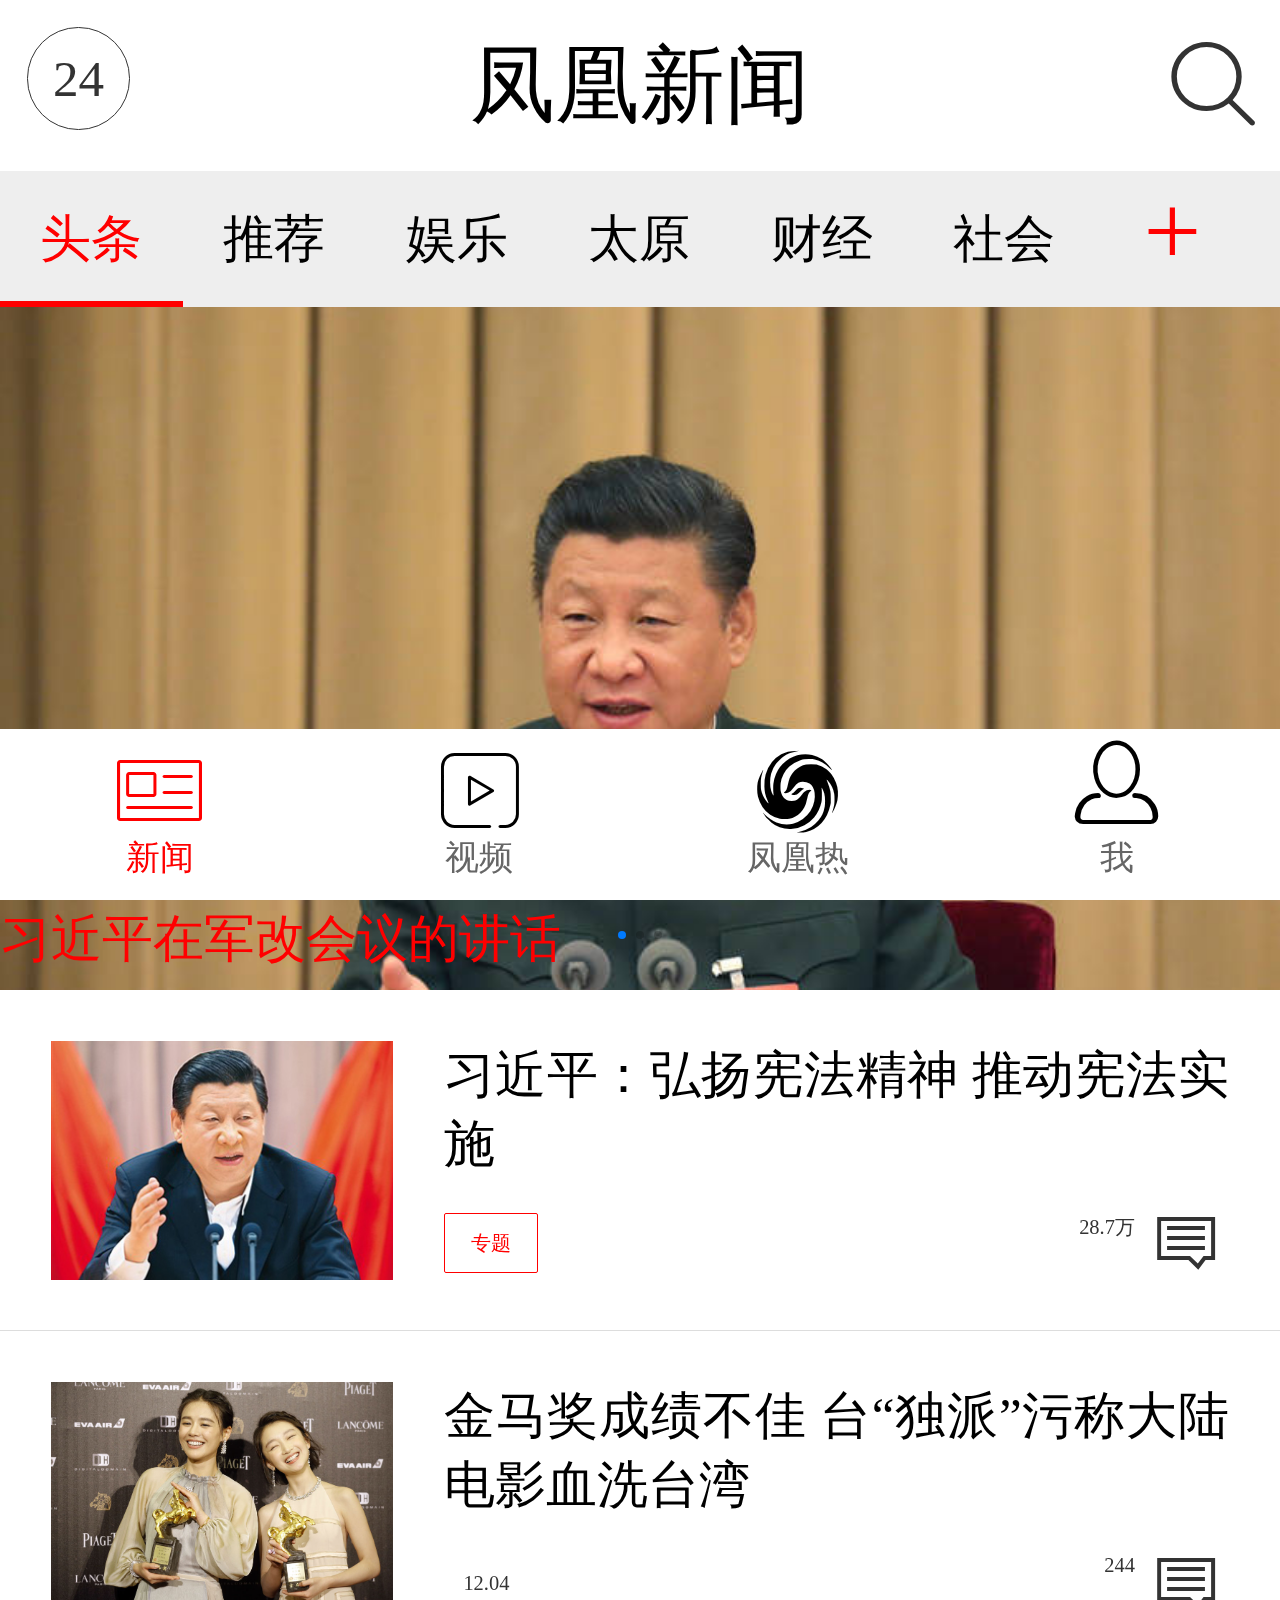
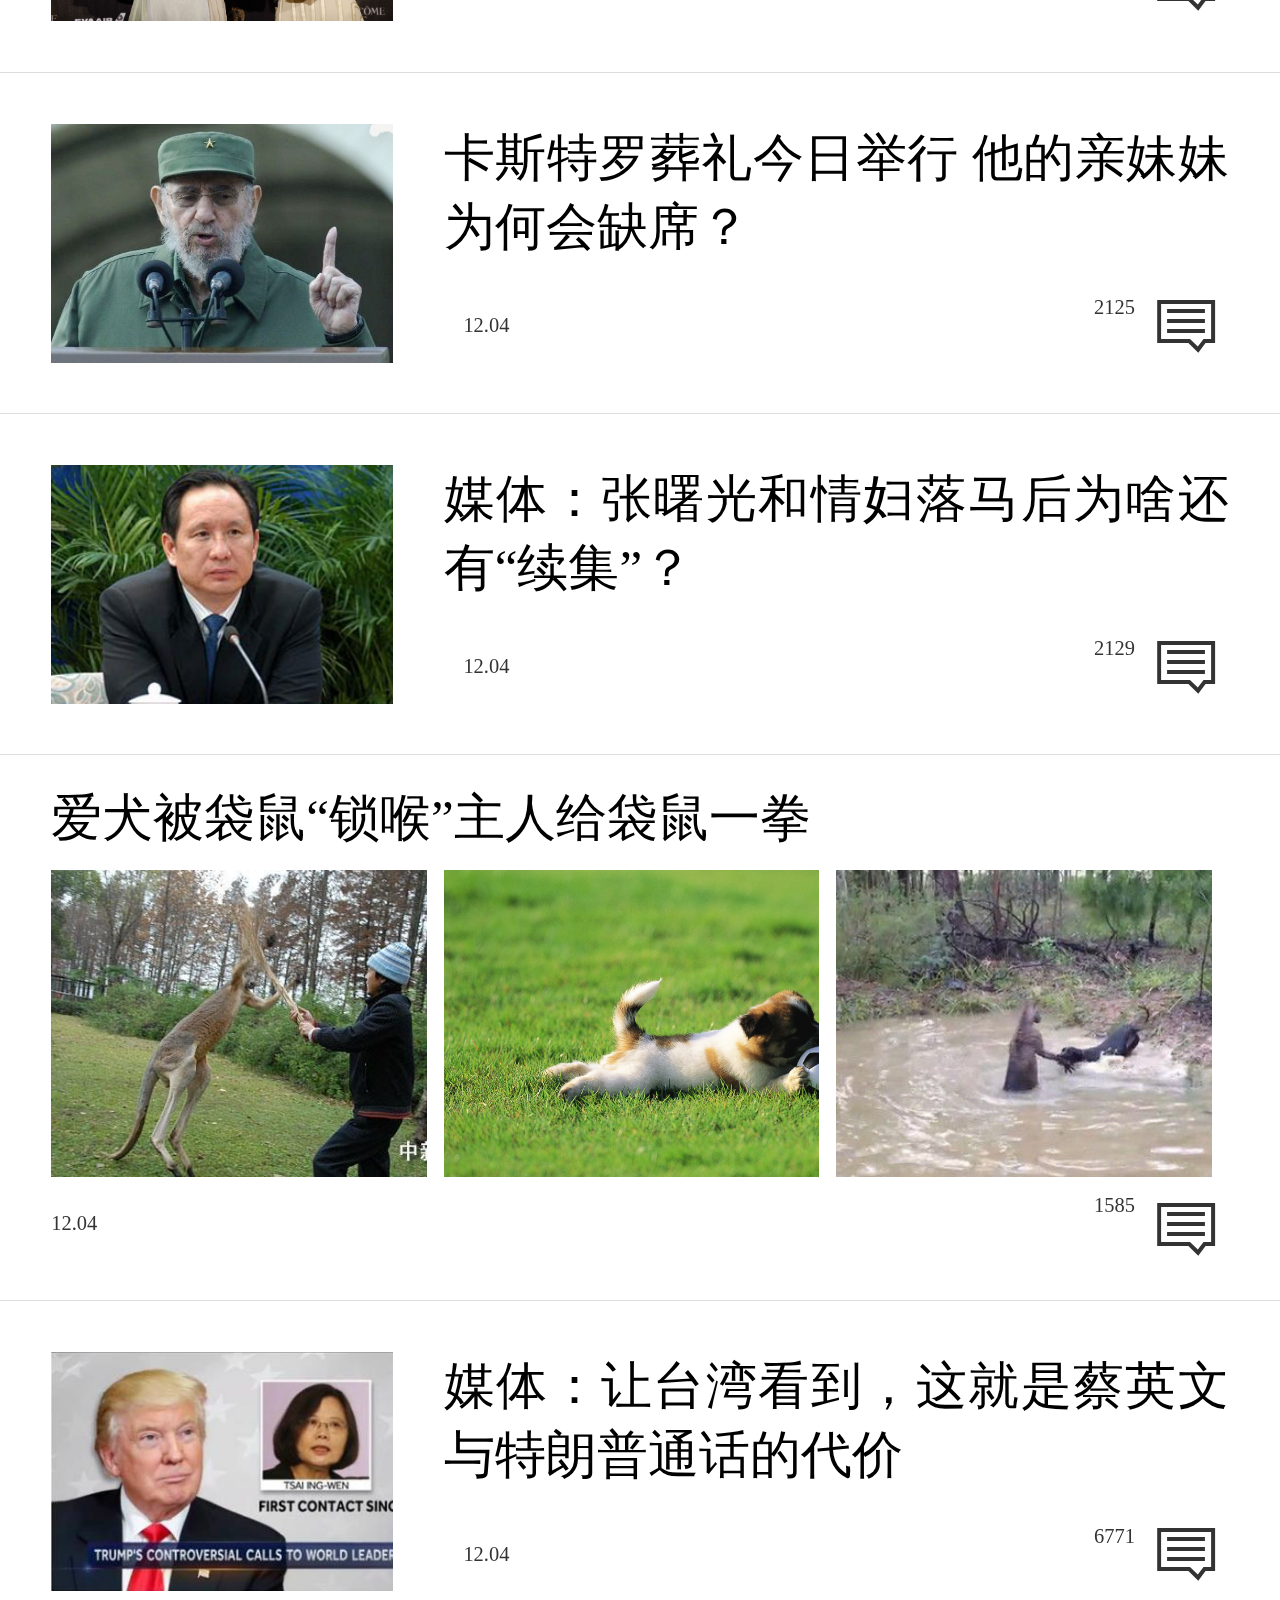
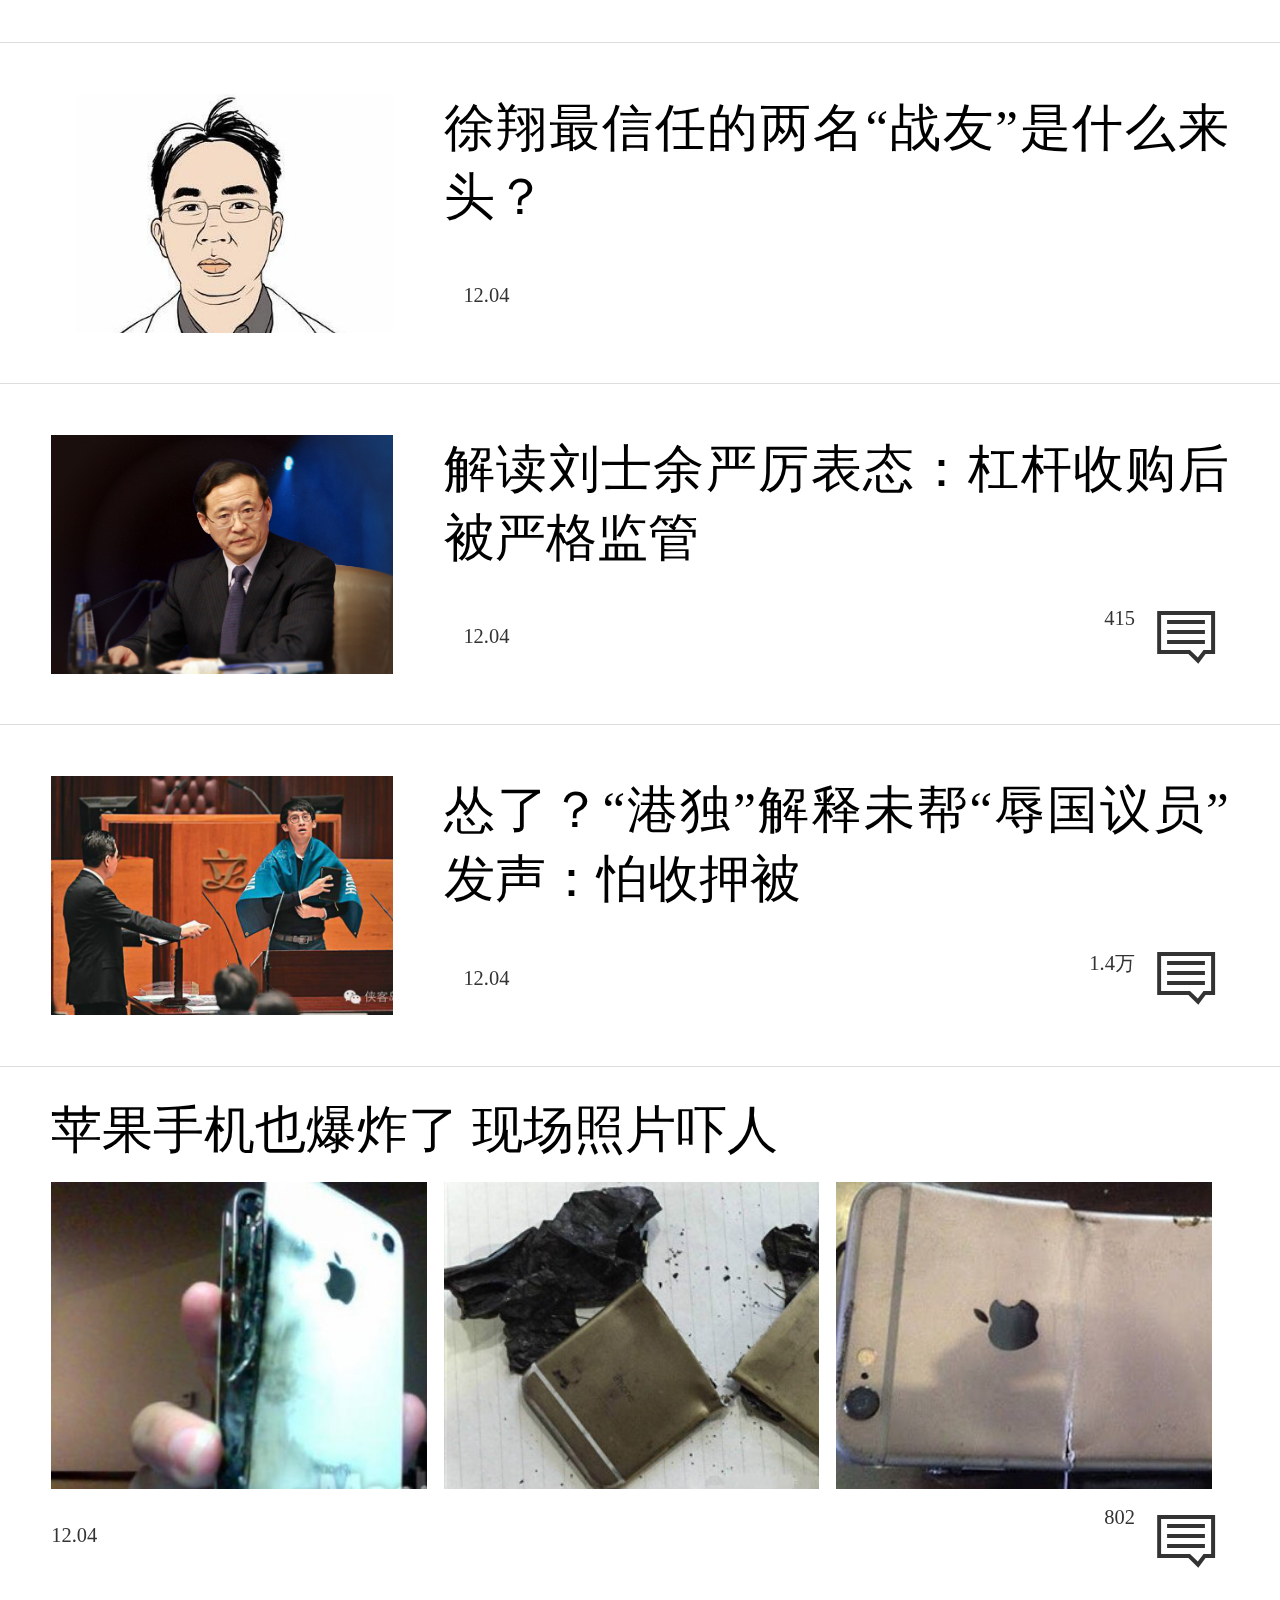
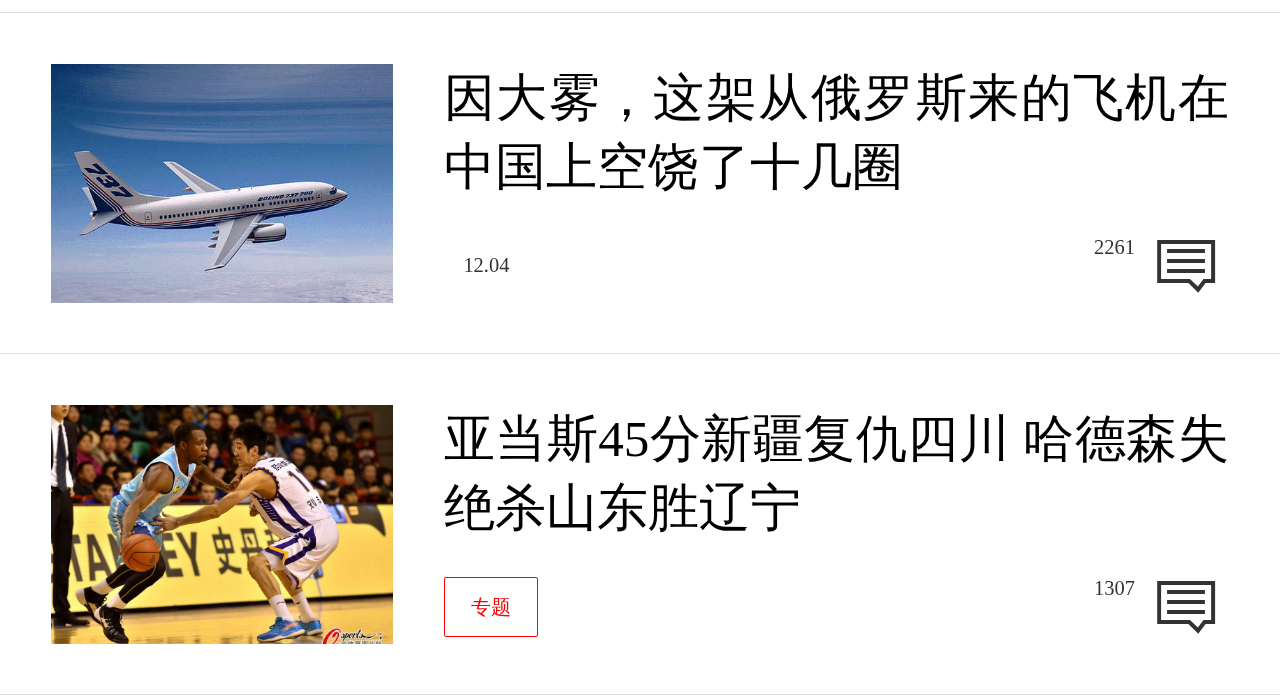
<file: app/index.html>
<!doctype html>
<html lang="en">
<head>
    <meta charset="UTF-8">
    <meta name="viewport"
          content="width=device-width, user-scalable=no, initial-scale=1.0, maximum-scale=1.0, minimum-scale=1.0">
    <meta http-equiv="X-UA-Compatible" content="ie=edge">
    <title>Document</title>
    <script src="js/jquery.js"></script>
    <script src="js/swiper.animate1.0.2.min.js"></script>
    <script src="js/swiper.jquery.js"></script>
    <link rel="stylesheet" href="css/animate.min.css">
    <link rel="stylesheet" href="css/swiper.min.css">
    <link rel="stylesheet" href="css/index.css">
</head>
<script>
    function move(obj,type){
        var type=type||"x";
        if(type=="x"){
            var ws=document.documentElement.clientWidth;
            var scale=ws/obj*100;
            document.getElementsByTagName("html")[0].style.fontSize=scale+"px";
        }else if(type=="y"){
            var hs=document.documentElement.clientHeight;
            var scale=hs/obj*100;
            document.getElementsByTagName("html")[0].style.fontSize=scale+"px";
        }
    }
    window.onload=function () {
        var mySwiper= new Swiper (".swiper-container",{
            onInit: function(swiper){
                swiperAnimateCache(swiper);
                swiperAnimate(swiper);
            },
            onSlideChangeEnd: function(swiper){
                swiperAnimate(swiper);
            },
            pagination:".swiper-pagination",

        });
        move(750);
    }
</script>
<body>
<div class="swiper-container">
    <div class="swiper-wrapper">
        <div class="swiper-slide">
            <div class="box">
                <div class="box_left">
                    <div class="cir">24</div>
                </div>
                <div class="box_middle">
                    凤凰新闻
                </div>
                <div class="box_right">
                    <div class="search"></div>
                </div>
            </div>
            <div class="box1">
                <ul>
                    <li>头条</li>
                    <li>推荐</li>
                    <li>娱乐</li>
                    <li>太原</li>
                    <li>财经</li>
                    <li>社会</li>
                    <li>+</li>
                </ul>
            </div>
            <div class="box2">
                <div class="swiper-container box2s">
                    <div class="swiper-wrapper">
                        <div class="swiper-slide">
                            <div class="pic1">
                                <span>习近平在军改会议的讲话</span>
                            </div>
                        </div>
                        <div class="swiper-slide">
                            <div class="pic2">
                                <span>他是被习近平称赞的秘鲁教授</span>
                            </div>
                        </div>
                        <div class="swiper-slide">
                            <div class="pic3">
                                <span>美大选后习近平见基辛格传递何信息？</span>
                            </div>
                        </div>
                    </div>
                    <div class="swiper-pagination"></div>
                </div>
            </div>
            <div class="con1">
                <div class="con1_left"></div>
                <div class="con1_right">
                    <p class="tit">习近平：弘扬宪法精神 推动宪法实施</p>
                    <span class="cons1">专题</span>
                    <span class="cons3"></span>
                    <span class="cons2">28.7万</span>
                </div>
            </div>
            <div class="con1">
                <div class="con1_left con1_left1"></div>
                <div class="con1_right">
                    <p class="tit">金马奖成绩不佳 台“独派”污称大陆电影血洗台湾</p>
                    <span class="cons4">12.04</span>
                    <span class="cons3"></span>
                    <span class="cons2">244</span>
                </div>
            </div>
            <div class="con1">
                <div class="con1_left con1_left2"></div>
                <div class="con1_right">
                    <p class="tit">卡斯特罗葬礼今日举行 他的亲妹妹为何会缺席？</p>
                    <span class="cons4">12.04</span>
                    <span class="cons3"></span>
                    <span class="cons2">2125</span>
                </div>
            </div>
            <div class="con1">
                <div class="con1_left con1_left3"></div>
                <div class="con1_right">
                    <p class="tit">媒体：张曙光和情妇落马后为啥还有“续集”？</p>
                    <span class="cons4">12.04</span>
                    <span class="cons3"></span>
                    <span class="cons2">2129</span>
                </div>
            </div>
            <div class="con2">
                <p class="tit">爱犬被袋鼠“锁喉”主人给袋鼠一拳</p>
                <div class="cons5"></div>
                <div class="cons6"></div>
                <div class="cons7"></div>
                <span class="cons8">12.04</span>
                <span class="cons10"></span>
                <span class="cons9">1585</span>
            </div>
            <div class="con1">
                <div class="con1_left con1_left4"></div>
                <div class="con1_right">
                    <p class="tit">媒体：让台湾看到，这就是蔡英文与特朗普通话的代价</p>
                    <span class="cons4">12.04</span>
                    <span class="cons3"></span>
                    <span class="cons2">6771</span>
                </div>
            </div>
            <div class="con1">
                <div class="con1_left con1_left5"></div>
                <div class="con1_right">
                    <p class="tit">徐翔最信任的两名“战友”是什么来头？</p>
                    <span class="cons4">12.04</span>
                </div>
            </div>
            <div class="con1">
                <div class="con1_left con1_left6"></div>
                <div class="con1_right">
                    <p class="tit">解读刘士余严厉表态：杠杆收购后被严格监管</p>
                    <span class="cons4">12.04</span>
                    <span class="cons3"></span>
                    <span class="cons2">415</span>
                </div>
            </div>
            <div class="con1">
                <div class="con1_left con1_left7"></div>
                <div class="con1_right">
                    <p class="tit">怂了？“港独”解释未帮“辱国议员”发声：怕收押被</p>
                    <span class="cons4">12.04</span>
                    <span class="cons3"></span>
                    <span class="cons2">1.4万</span>
                </div>
            </div>
            <div class="con2">
                <p class="tit">苹果手机也爆炸了 现场照片吓人</p>
                <div class="cons5 cons11"></div>
                <div class="cons6 cons12"></div>
                <div class="cons7 cons13"></div>
                <span class="cons8">12.04</span>
                <span class="cons10"></span>
                <span class="cons9">802</span>
            </div>
            <div class="con1">
                <div class="con1_left con1_left8"></div>
                <div class="con1_right">
                    <p class="tit">因大雾，这架从俄罗斯来的飞机在中国上空饶了十几圈</p>
                    <span class="cons4">12.04</span>
                    <span class="cons3"></span>
                    <span class="cons2">2261</span>
                </div>
            </div>
            <div class="con1">
                <div class="con1_left con1_left9"></div>
                <div class="con1_right">
                    <p class="tit">亚当斯45分新疆复仇四川 哈德森失绝杀山东胜辽宁</p>
                    <span class="cons1">专题</span>
                    <span class="cons3"></span>
                    <span class="cons2">1307</span>
                </div>
            </div>
        </div>
    </div>
</div>
<div class="last">
    <div class="last1">
        <span class="last_pic" style="color:red"></span>
        <span class="last_con" style="color:red">新闻</span>
    </div>
    <div class="last1">
        <span class="last_pic1"></span>
        <span class="last_con">视频</span>
    </div>
    <div class="last1">
        <span class="last_pic2"></span>
        <span class="last_con">凤凰热</span>
    </div>
    <div class="last1">
        <span class="last_pic3"></span>
        <span class="last_con">我</span>
    </div>
</div>
</body>
</html>
</file>
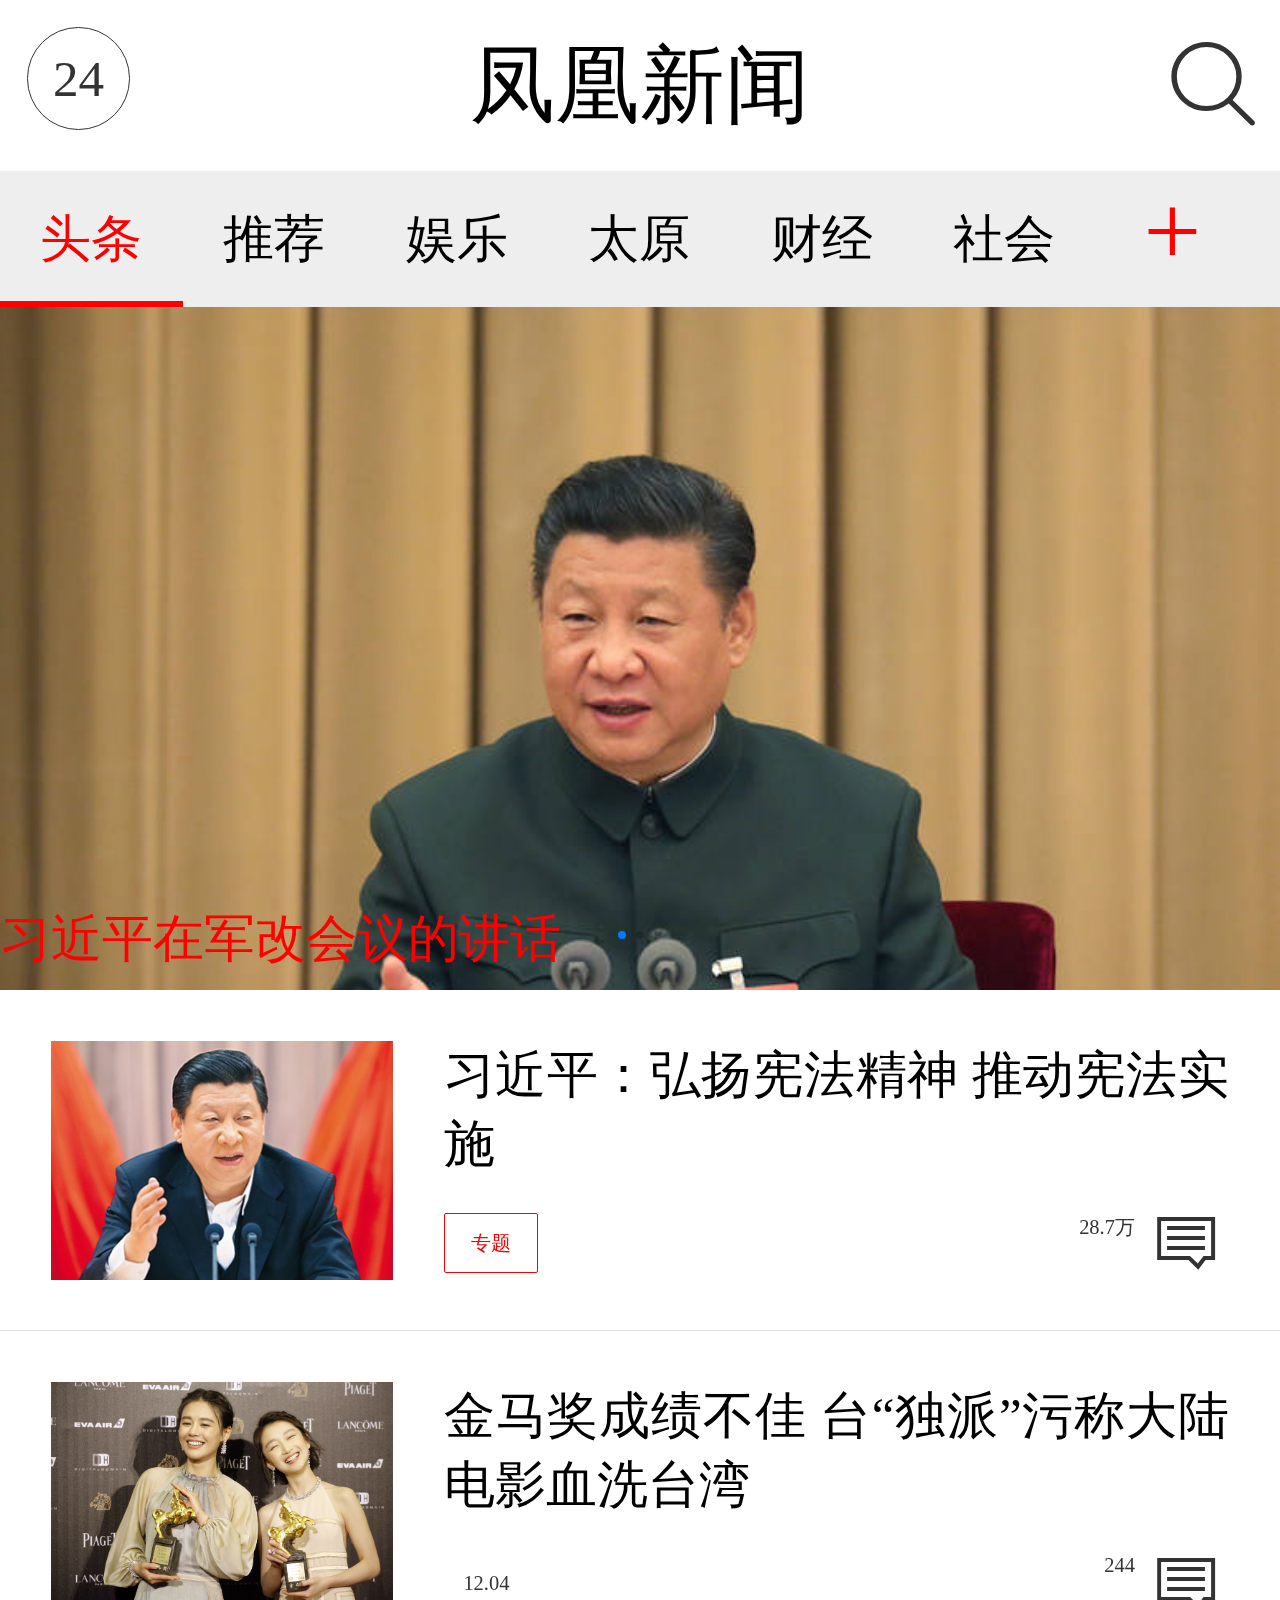
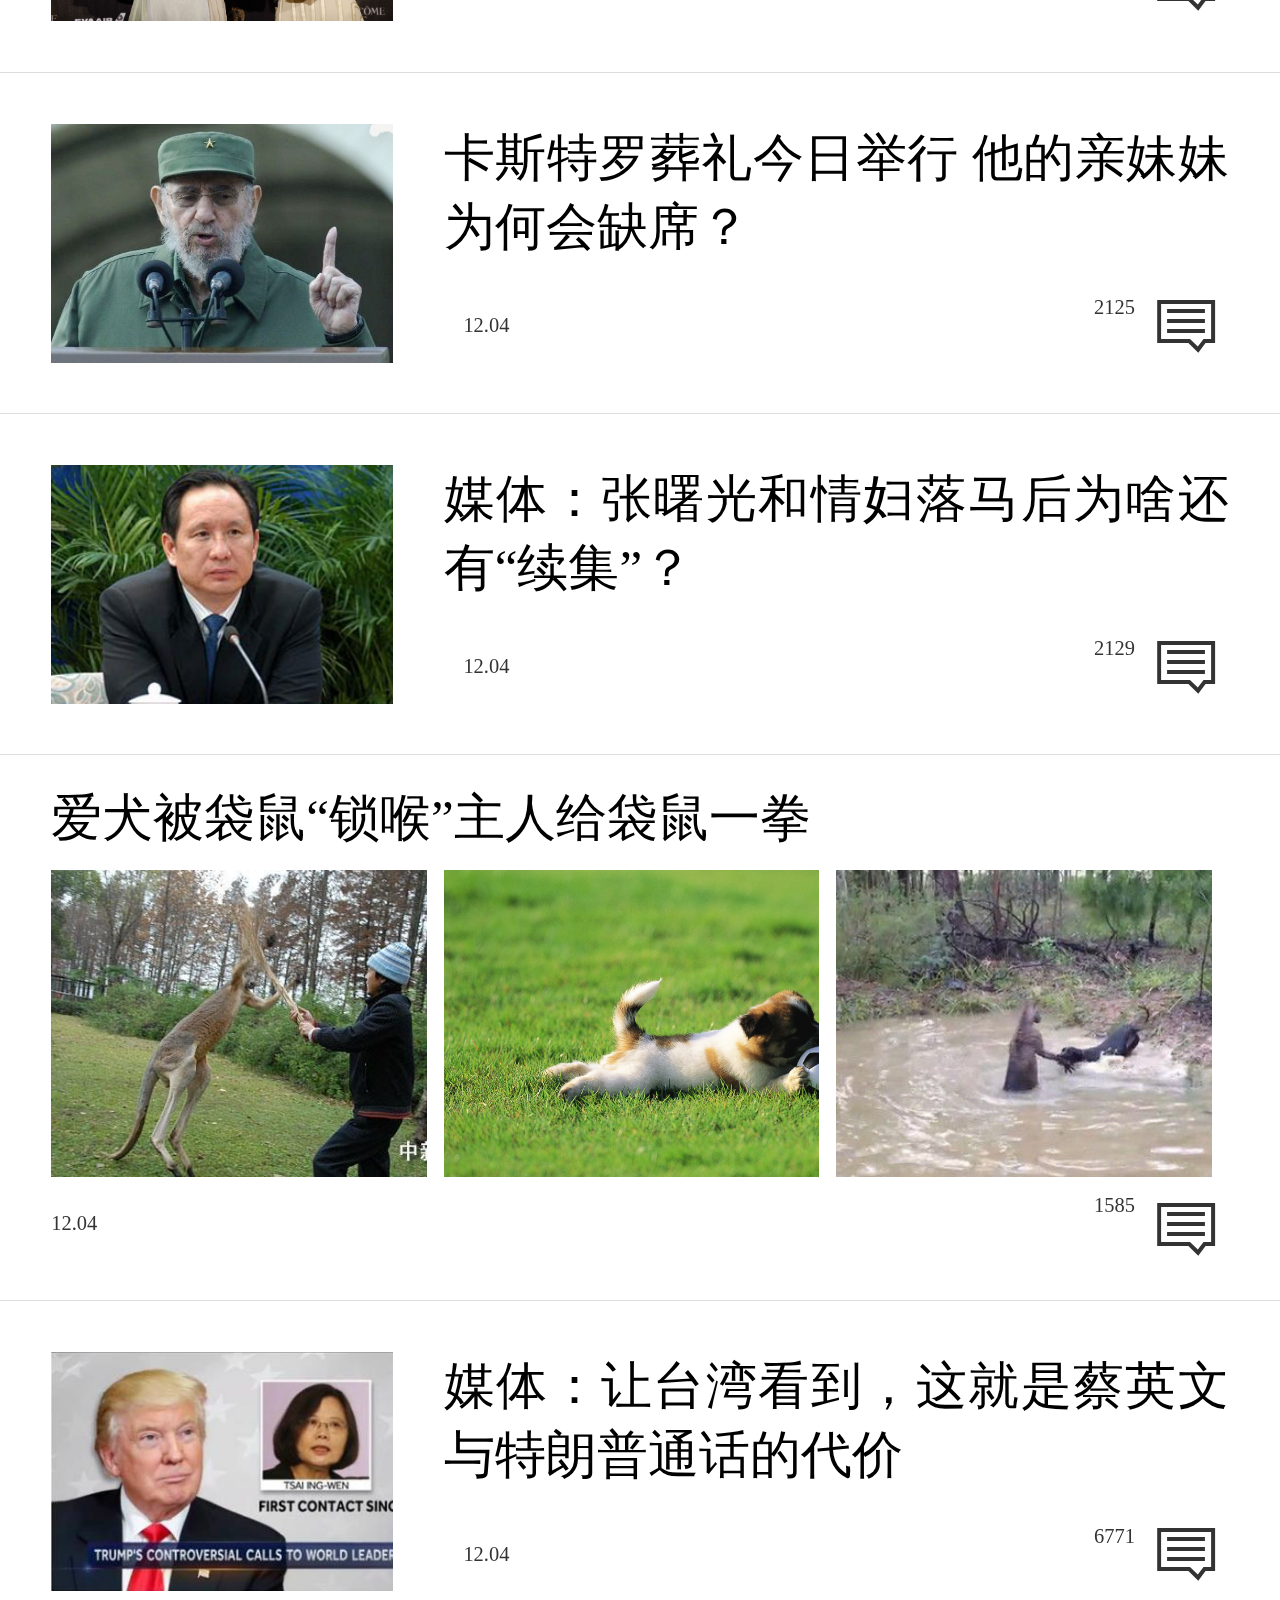
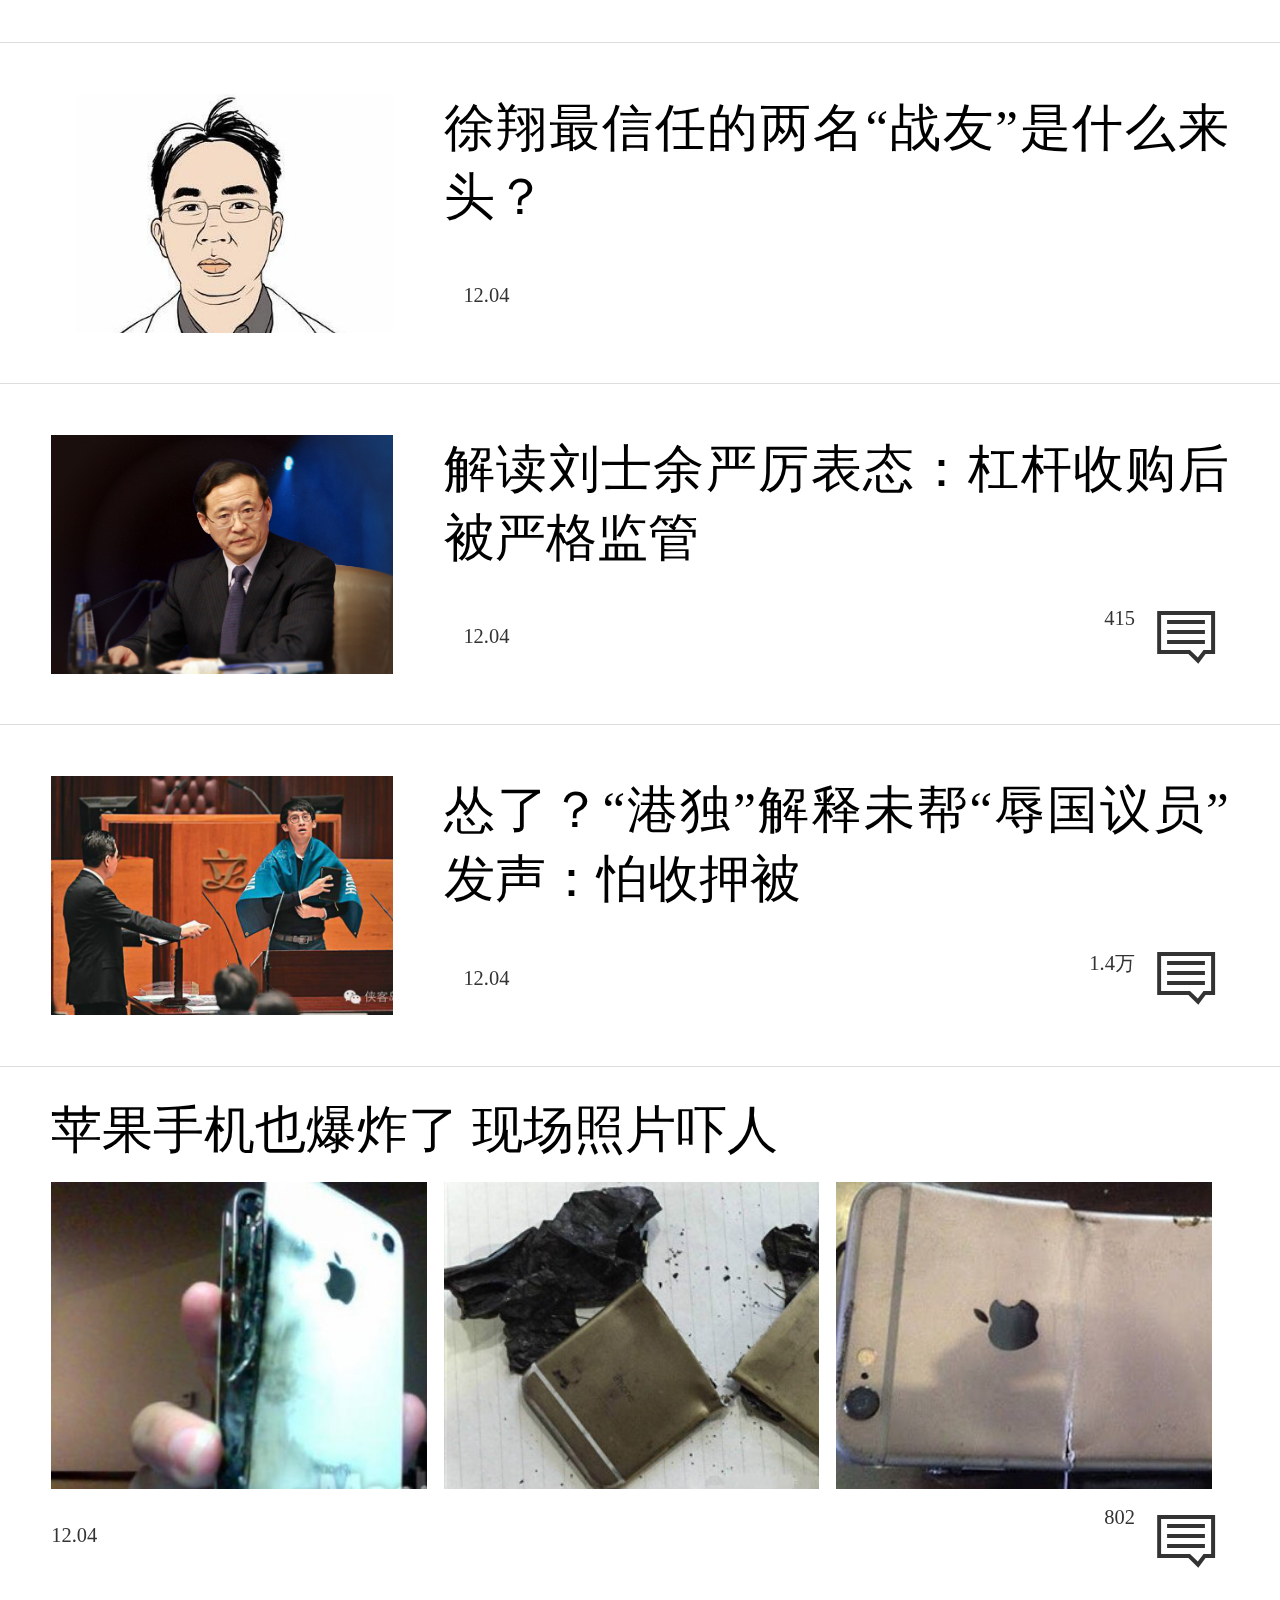
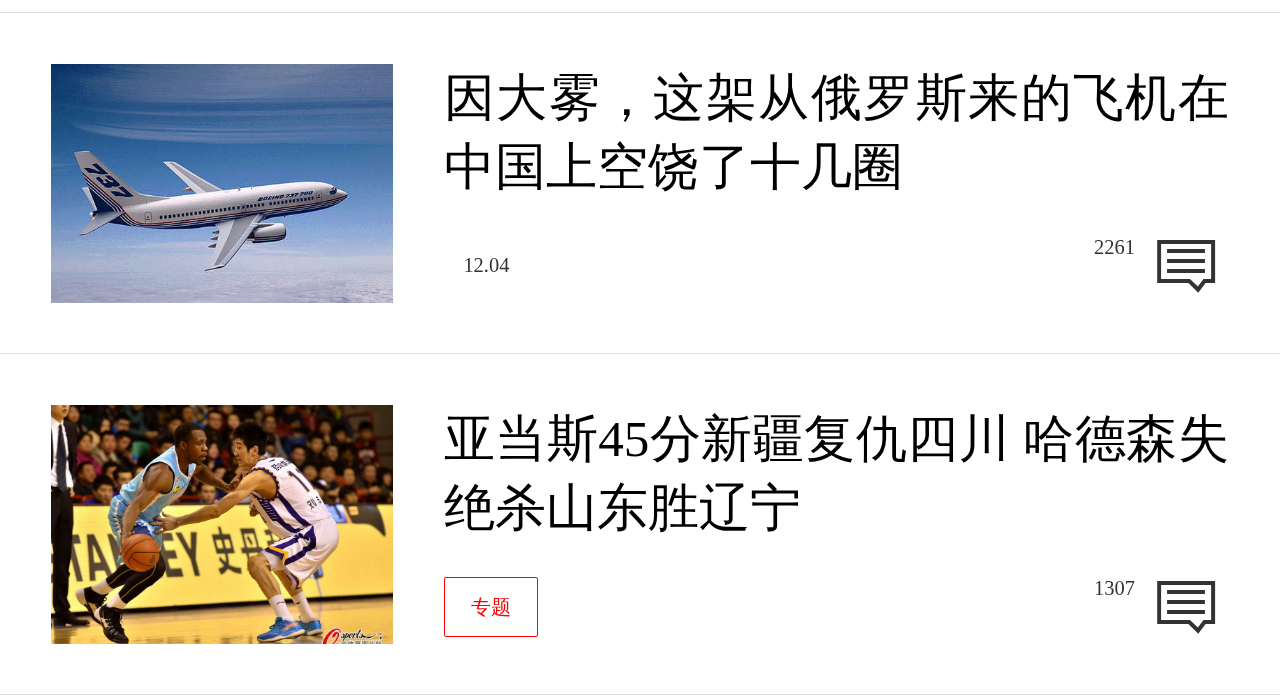
<file: app/video.html>
<!doctype html>
<html lang="en">
<head>
    <meta charset="UTF-8">
    <meta name="viewport"
          content="width=device-width, user-scalable=no, initial-scale=1.0, maximum-scale=1.0, minimum-scale=1.0">
    <meta http-equiv="X-UA-Compatible" content="ie=edge">
    <title>Document</title>
    <script src="js/jquery.js"></script>
    <script src="js/swiper.animate1.0.2.min.js"></script>
    <script src="js/swiper.jquery.js"></script>
    <link rel="stylesheet" href="css/animate.min.css">
    <link rel="stylesheet" href="css/swiper.min.css">
    <link rel="stylesheet" href="css/index.css">
</head>
<script>
    function move(obj,type){
        var type=type||"x";
        if(type=="x"){
            var ws=document.documentElement.clientWidth;
            var scale=ws/obj*100;
            document.getElementsByTagName("html")[0].style.fontSize=scale+"px";
        }else if(type=="y"){
            var hs=document.documentElement.clientHeight;
            var scale=hs/obj*100;
            document.getElementsByTagName("html")[0].style.fontSize=scale+"px";
        }
    }
    window.onload=function () {
        var mySwiper= new Swiper (".swiper-container",{
            onInit: function(swiper){
                swiperAnimateCache(swiper);
                swiperAnimate(swiper);
            },
            onSlideChangeEnd: function(swiper){
                swiperAnimate(swiper);
            },
            pagination:".swiper-pagination",

        });
        move(750);
    }
</script>
<body>
<div class="swiper-container">
    <div class="swiper-wrapper">
        <div class="swiper-slide">
            <div class="box">
                <div class="box_left">
                    <div class="cir">24</div>
                </div>
                <div class="box_middle">
                    凤凰新闻
                </div>
                <div class="box_right">
                    <div class="search"></div>
                </div>
            </div>
            <div class="box1">
                <ul>
                    <li>头条</li>
                    <li>推荐</li>
                    <li>娱乐</li>
                    <li>太原</li>
                    <li>财经</li>
                    <li>社会</li>
                    <li>+</li>
                </ul>
            </div>
            <div class="box2">
                <div class="swiper-container box2s">
                    <div class="swiper-wrapper">
                        <div class="swiper-slide">
                            <div class="pic1">
                                <span>习近平在军改会议的讲话</span>
                            </div>
                        </div>
                        <div class="swiper-slide">
                            <div class="pic2">
                                <span>他是被习近平称赞的秘鲁教授</span>
                            </div>
                        </div>
                        <div class="swiper-slide">
                            <div class="pic3">
                                <span>美大选后习近平见基辛格传递何信息？</span>
                            </div>
                        </div>
                    </div>
                    <div class="swiper-pagination"></div>
                </div>
            </div>
            <div class="con1">
                <div class="con1_left"></div>
                <div class="con1_right">
                    <p class="tit">习近平：弘扬宪法精神 推动宪法实施</p>
                    <span class="cons1">专题</span>
                    <span class="cons3"></span>
                    <span class="cons2">28.7万</span>
                </div>
            </div>
            <div class="con1">
                <div class="con1_left con1_left1"></div>
                <div class="con1_right">
                    <p class="tit">金马奖成绩不佳 台“独派”污称大陆电影血洗台湾</p>
                    <span class="cons4">12.04</span>
                    <span class="cons3"></span>
                    <span class="cons2">244</span>
                </div>
            </div>
            <div class="con1">
                <div class="con1_left con1_left2"></div>
                <div class="con1_right">
                    <p class="tit">卡斯特罗葬礼今日举行 他的亲妹妹为何会缺席？</p>
                    <span class="cons4">12.04</span>
                    <span class="cons3"></span>
                    <span class="cons2">2125</span>
                </div>
            </div>
            <div class="con1">
                <div class="con1_left con1_left3"></div>
                <div class="con1_right">
                    <p class="tit">媒体：张曙光和情妇落马后为啥还有“续集”？</p>
                    <span class="cons4">12.04</span>
                    <span class="cons3"></span>
                    <span class="cons2">2129</span>
                </div>
            </div>
            <div class="con2">
                <p class="tit">爱犬被袋鼠“锁喉”主人给袋鼠一拳</p>
                <div class="cons5"></div>
                <div class="cons6"></div>
                <div class="cons7"></div>
                <span class="cons8">12.04</span>
                <span class="cons10"></span>
                <span class="cons9">1585</span>
            </div>
            <div class="con1">
                <div class="con1_left con1_left4"></div>
                <div class="con1_right">
                    <p class="tit">媒体：让台湾看到，这就是蔡英文与特朗普通话的代价</p>
                    <span class="cons4">12.04</span>
                    <span class="cons3"></span>
                    <span class="cons2">6771</span>
                </div>
            </div>
            <div class="con1">
                <div class="con1_left con1_left5"></div>
                <div class="con1_right">
                    <p class="tit">徐翔最信任的两名“战友”是什么来头？</p>
                    <span class="cons4">12.04</span>
                </div>
            </div>
            <div class="con1">
                <div class="con1_left con1_left6"></div>
                <div class="con1_right">
                    <p class="tit">解读刘士余严厉表态：杠杆收购后被严格监管</p>
                    <span class="cons4">12.04</span>
                    <span class="cons3"></span>
                    <span class="cons2">415</span>
                </div>
            </div>
            <div class="con1">
                <div class="con1_left con1_left7"></div>
                <div class="con1_right">
                    <p class="tit">怂了？“港独”解释未帮“辱国议员”发声：怕收押被</p>
                    <span class="cons4">12.04</span>
                    <span class="cons3"></span>
                    <span class="cons2">1.4万</span>
                </div>
            </div>
            <div class="con2">
                <p class="tit">苹果手机也爆炸了 现场照片吓人</p>
                <div class="cons5 cons11"></div>
                <div class="cons6 cons12"></div>
                <div class="cons7 cons13"></div>
                <span class="cons8">12.04</span>
                <span class="cons10"></span>
                <span class="cons9">802</span>
            </div>
            <div class="con1">
                <div class="con1_left con1_left8"></div>
                <div class="con1_right">
                    <p class="tit">因大雾，这架从俄罗斯来的飞机在中国上空饶了十几圈</p>
                    <span class="cons4">12.04</span>
                    <span class="cons3"></span>
                    <span class="cons2">2261</span>
                </div>
            </div>
            <div class="con1">
                <div class="con1_left con1_left9"></div>
                <div class="con1_right">
                    <p class="tit">亚当斯45分新疆复仇四川 哈德森失绝杀山东胜辽宁</p>
                    <span class="cons1">专题</span>
                    <span class="cons3"></span>
                    <span class="cons2">1307</span>
                </div>
            </div>
        </div>
    </div>
</div>
</body>
</html>
</file>
<file: app/css/index.css>
*{
    margin: 0;padding: 0;list-style: none;box-sizing: border-box;
}
body,html{
    width:100%;
    height:100%;
}
@font-face {
    font-family: 'abc';  /* project id 182909 */
    src: url('../font/iconfont.eot');
    src: url('../font/iconfont.eot?#iefix') format('embedded-opentype'),
    url('../font/iconfont.woff') format('woff'),
    url('../font/iconfont.ttf') format('truetype'),
    url('../font/iconfont.svg#iconfont') format('svg');
}
.box{
    width:100%;
    height:1rem;
}
.box_left{
    width: 2.5rem;
    height: 100%;
    float: left;
}
.box_right{
    width:2.5rem;
    height:100%;
    float: right;
}
.box_middle{
    width:2.5rem;
    height:100%;
    float: left;
    font-size: 0.5rem;
    text-align: center;
    line-height: 1rem;
    color: black;
}
.cir{
    width: 0.6rem;
    height:0.6rem;
    border: 1px solid #333;
    border-radius: 50%;
    color: #333;
    line-height: 0.6rem;
    font-size: 0.3rem;text-align: center;
    margin: 0.16rem 0.16rem;
}
.search{
    width:0.7rem;
    height:0.7rem;
    font-size: 0.6rem;
    font-family:abc;
    line-height: 1rem;
    float: right;
    color: #333;
}
.search:before{
    content: "\e656";
}
.box1{
    width:100%;
    height:0.8rem;
    background: #eee;
}
.box1 ul{
    width:100%;
    height:100%;
}
.box1 ul li{
    width:1.07rem;
    height:100%;
    float: left;
    font-size: 0.3rem;
    text-align: center;
    line-height: 0.8rem;
    color: #000;
}
.box1 ul li:last-child{
    width: 0.9rem;
    font-size: 0.6rem;
    color: red;
    line-height: 0.7rem;
}
.box1 ul li:first-child{
    color: red;
    border-bottom: 0.04rem solid red;
}
.box2{
    width:100%;
    height:4rem;
}
.box2s{
     width:100%;
    height:100%;
 }
.pic1{
    width:100%;
    height:100%;
    background: url("../img/1.jpg") no-repeat;
    background-size: cover;
}
.pic1 span,.pic2 span,.pic3 span{
    font-size: 0.3rem;
    float: left;
    text-align: right;
    color: red;
    margin-top: 3.5rem;
}
.pic2{
    width:100%;
    height:100%;
    background: url("../img/2.jpg") no-repeat;
    background-size: cover;
}
.pic3{
    width:100%;
    height:100%;
    background: url("../img/3.jpg") no-repeat;
    background-size: cover;
}
.con1{
    width:100%;
    height:2rem;
    border-bottom: 1px solid #ddd;
}
.con1_left{
    width:2rem;
    height:1.4rem;
    float: left;
    margin: 0.3rem 0.3rem;
    background: url("../img/4.jpg") no-repeat;
    background-size: cover;
}
.con1_right{
    width:4.6rem;
    height:1.4rem;
    float: right;
    margin: 0.3rem 0;
    margin-right: 0.3rem;
}
.con1_right .tit{
    font-size: 0.3rem;
    text-align: justify;
    color: #000;
}
.con1_right .cons1{
    width:0.55rem;
    height:0.35rem;
    border: 1px solid red;
    border-radius: 2px;
    font-size: 0.12rem;
    line-height: 0.35rem;
    text-align: center;
    float: left;
    margin-top: 0.2rem;
    color: red;
}
.con1_right .cons2{
    width:0.8rem;
    height:0.35rem;
    font-size: 0.12rem;
    text-align: right;
    float: right;
    color: #333;
    margin-right: 0.05rem;
    margin-top: 0.2rem;
}
.con1_right .cons3{
    width:0.5rem;
    height:0.35rem;
    font-size: 0.4rem;
    text-align: center;
    float: right;
    margin-right: 0;
    color: #333;
    font-family: "abc";
    line-height: 0.35rem;
    margin-top: 0.17rem;
}
.con1_right .cons3:before{
    content: "\e615";
}
.con1_left1{
    background: url("../img/5.jpg") no-repeat;
    background-size: cover;
}
.con1_right .cons4{
    width:0.5rem;
    height:0.35rem;
    font-size: 0.12rem;
    text-align: center;
    float: left;
    margin-right: 0;
    color: #333;
    line-height: 0.35rem;
    margin-top: 0.2rem;
}
.con1_left2{
    background: url("../img/6.jpg") no-repeat;
    background-size: cover;
}
.con1_left3{
    background: url("../img/7.jpg") no-repeat;
    background-size: cover;
}
.con2{
    width:100%;
    height:3.2rem;
    border-bottom: 1px solid #ddd;
}
.cons5{
    width:2.2rem;
    height:1.8rem;
    float: left;
    margin: 0.1rem 0;
    margin-left: 0.3rem;
    background:red url("../img/8.jpg") no-repeat;
    background-size: cover;
}
.cons6{
    width:2.2rem;
    height:1.8rem;
    float: left;
    margin: 0.1rem 0;
    margin-left: 0.1rem;
    background:red url("../img/9.jpg") no-repeat;
    background-size: cover;
}
.cons7{
    width:2.2rem;
    height:1.8rem;
    float: left;
    margin: 0.1rem 0;
    margin-left: 0.1rem;
    background:red url("../img/10.jpg") no-repeat;
    background-size: cover;
}
.con2 .tit{
    font-size: 0.3rem;
    text-align: justify;
    color: #000;
    padding-top:0.17rem;
    padding-left:0.3rem;
}
.cons8{
    width:0.5rem;
    height:0.35rem;
    font-size: 0.12rem;
    text-align: center;
    float: left;
    color: #333;
    padding-left: 0.3rem;
    line-height: 0.35rem;
}
.cons10{
    width:0.5rem;
    height:0.35rem;
    font-size: 0.4rem;
    text-align: center;
    float: right;
    margin-right: 0.3rem;
    color: #333;
    font-family: "abc";
    line-height: 0.35rem;
}
.cons10:before{
    content: "\e615";
}
.cons9{
    width:0.8rem;
    height:0.35rem;
    font-size: 0.12rem;
    text-align: right;
    float: right;
    color: #333;
    margin-right: 0.05rem;
}
.con1_left4{
    background: url("../img/11.jpg") no-repeat;
    background-size: cover;
}
.con1_left5{
    background: url("../img/12.jpg") no-repeat;
    background-size: cover;
}
.con1_left6{
      background: url("../img/13.png") no-repeat;
      background-size: cover;
}
.con1_left7{
    background: url("../img/14.jpg") no-repeat;
    background-size: cover;
}
.cons11{
    background:red url("../img/15.jpg") no-repeat;
    background-size: cover;
}
.cons12{
    background:red url("../img/16.jpg") no-repeat;
    background-size: cover;
}
.cons13{
    background:red url("../img/17.jpg") no-repeat;
    background-size: cover;
}
.con1_left8{
    background: url("../img/18.jpg") no-repeat;
    background-size: cover;
}
.con1_left9{
    background: url("../img/19.jpg") no-repeat;
    background-size: cover;
}
/*底部*/
.last{
    width:100%;
    height:1rem;
    position: fixed;
    bottom: 0;
    z-index:10;
    background: #fff;
}
.last1{
    width:1.87rem;
    height:100%;
    float: left;
}
.last_con{
    width:100%;
    height:0.5rem;
    text-align: center;
    line-height: 0.5rem;
    font-size: 0.2rem;
    float: left;
    color: #666;
}
.last_pic{
    width:100%;
    height:0.5rem;
    text-align: center;
    line-height: 0.75rem;
    font-family: "abc";
    font-size: 0.5rem;
    float: left;
}
.last_pic:before{
    content: "\e60c";
}
.last_pic1{
    width:100%;
    height:0.5rem;
    text-align: center;
    line-height: 0.75rem;
    font-family: "abc";
    font-size: 0.5rem;
    float: left;
}
.last_pic1:before{
    content: "\e629";
}
.last_pic2{
    width:100%;
    height:0.5rem;
    text-align: center;
    line-height: 0.75rem;
    font-family: "abc";
    float: left;
    font-size: 0.5rem;
}
.last_pic2:before{
    content: "\e6af";
}
.last_pic3{
    width:100%;
    height:0.5rem;
    text-align: center;
    line-height: 0.55rem;
    font-family: "abc";
    font-size: 0.65rem;
    float: left;
}
.last_pic3:before{
    content: "\e649";
}
</file>
